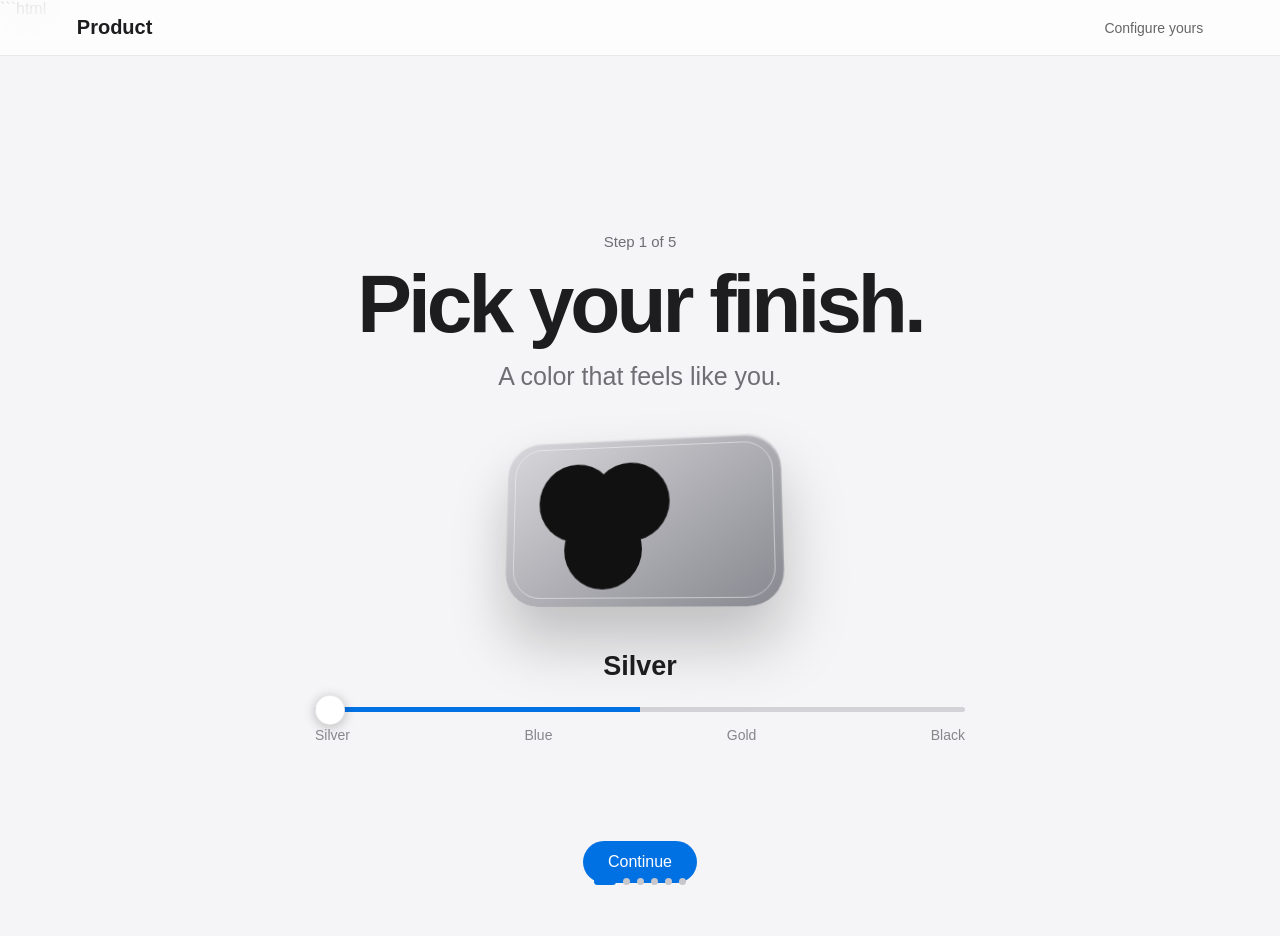
<file: template.html>
```html
<!DOCTYPE html>
<html lang="en">
<head>
<meta charset="UTF-8">
<meta name="viewport" content="width=device-width, initial-scale=1.0">
<title>Choose Your Product</title>

<style>
    * {
        box-sizing: border-box;
        margin: 0;
        padding: 0;
    }

    html, body {
        width: 100%;
        height: 100%;
        font-family: -apple-system, BlinkMacSystemFont, "SF Pro Display",
                     "Helvetica Neue", Arial, sans-serif;
        background: #f5f5f7;
        color: #1d1d1f;
        overflow: hidden;
    }

    nav {
        height: 56px;
        display: flex;
        align-items: center;
        justify-content: space-between;
        padding: 0 6%;
        background: rgba(255,255,255,.8);
        backdrop-filter: blur(20px);
        position: fixed;
        top: 0;
        left: 0;
        right: 0;
        z-index: 100;
        border-bottom: 1px solid rgba(0,0,0,.08);
    }

    .logo {
        font-size: 20px;
        font-weight: 600;
    }

    .nav-right {
        font-size: 14px;
        color: #666;
    }

    .page {
        width: 100%;
        height: 100vh;
        display: none;
        align-items: center;
        justify-content: center;
        text-align: center;
        padding: 80px 8% 40px;
        position: relative;
    }

    .page.active {
        display: flex;
        animation: fadeIn .55s ease;
    }

    @keyframes fadeIn {
        from {
            opacity: 0;
            transform: translateY(15px);
        }
        to {
            opacity: 1;
            transform: translateY(0);
        }
    }

    .content {
        width: min(900px, 100%);
    }

    .eyebrow {
        font-size: 15px;
        color: #6e6e73;
        margin-bottom: 15px;
    }

    h1 {
        font-size: clamp(42px, 7vw, 82px);
        letter-spacing: -4px;
        line-height: .95;
        margin-bottom: 20px;
        font-weight: 700;
    }

    .subtitle {
        font-size: clamp(18px, 2.5vw, 25px);
        color: #6e6e73;
        margin-bottom: 45px;
    }

    /* Product visual */

    .product {
        width: 280px;
        height: 170px;
        margin: 0 auto 45px;
        border-radius: 35px;
        background: linear-gradient(145deg, #d8d8dc, #888890);
        box-shadow:
            0 35px 60px rgba(0,0,0,.22),
            inset 0 2px 2px rgba(255,255,255,.7);
        transform: perspective(700px) rotateX(8deg) rotateY(-10deg);
        transition: all .5s ease;
        position: relative;
    }

    .product::before {
        content: "";
        position: absolute;
        width: 80px;
        height: 80px;
        border-radius: 50%;
        background: #111;
        top: 25px;
        left: 35px;
        box-shadow:
            55px 0 0 #111,
            27px 48px 0 #111;
    }

    .product::after {
        content: "";
        position: absolute;
        inset: 8px;
        border-radius: 29px;
        border: 1px solid rgba(255,255,255,.45);
    }

    /* Slider */

    .slider-area {
        max-width: 650px;
        margin: 0 auto;
    }

    .value {
        font-size: 27px;
        font-weight: 600;
        margin-bottom: 25px;
    }

    input[type="range"] {
        appearance: none;
        width: 100%;
        height: 5px;
        border-radius: 10px;
        background: linear-gradient(
            to right,
            #0071e3 0%,
            #0071e3 50%,
            #d2d2d7 50%,
            #d2d2d7 100%
        );
        outline: none;
        cursor: pointer;
    }

    input[type="range"]::-webkit-slider-thumb {
        appearance: none;
        width: 30px;
        height: 30px;
        background: white;
        border-radius: 50%;
        box-shadow: 0 2px 12px rgba(0,0,0,.25);
        border: 1px solid rgba(0,0,0,.08);
    }

    .labels {
        display: flex;
        justify-content: space-between;
        color: #86868b;
        font-size: 14px;
        margin-top: 15px;
    }

    /* Buttons */

    .controls {
        position: absolute;
        bottom: 35px;
        left: 0;
        right: 0;
        display: flex;
        justify-content: center;
        gap: 12px;
    }

    button {
        border: none;
        cursor: pointer;
        font-size: 16px;
        font-weight: 500;
        padding: 12px 25px;
        border-radius: 25px;
        transition: .2s ease;
    }

    .back {
        background: transparent;
        color: #0071e3;
    }

    .back:hover {
        background: rgba(0,113,227,.08);
    }

    .next {
        background: #0071e3;
        color: white;
    }

    .next:hover {
        background: #0077ed;
        transform: scale(1.03);
    }

    /* Final page */

    .summary {
        max-width: 600px;
        margin: 0 auto;
        background: white;
        padding: 35px;
        border-radius: 30px;
        box-shadow: 0 20px 60px rgba(0,0,0,.08);
        text-align: left;
    }

    .summary-row {
        display: flex;
        justify-content: space-between;
        padding: 13px 0;
        border-bottom: 1px solid #eee;
        color: #555;
    }

    .summary-row strong {
        color: #1d1d1f;
    }

    .total {
        display: flex;
        justify-content: space-between;
        margin-top: 25px;
        font-size: 26px;
        font-weight: 700;
    }

    .buy {
        width: 100%;
        margin-top: 25px;
        background: #0071e3;
        color: white;
        padding: 15px;
        border-radius: 30px;
    }

    /* Progress */

    .progress {
        position: fixed;
        bottom: 15px;
        left: 50%;
        transform: translateX(-50%);
        display: flex;
        gap: 7px;
        z-index: 200;
    }

    .dot {
        width: 7px;
        height: 7px;
        background: #c7c7cc;
        border-radius: 50%;
        transition: .3s;
    }

    .dot.active {
        width: 22px;
        border-radius: 10px;
        background: #0071e3;
    }

    @media(max-width:600px) {
        h1 {
            letter-spacing: -2px;
        }

        .product {
            width: 230px;
            height: 140px;
        }

        .summary {
            padding: 25px;
        }
    }
</style>
</head>

<body>

<nav>
    <div class="logo">Product</div>
    <div class="nav-right">Configure yours</div>
</nav>

<!-- PAGE 1 -->
<section class="page active">
    <div class="content">
        <div class="eyebrow">Step 1 of 5</div>
        <h1>Pick your finish.</h1>
        <p class="subtitle">A color that feels like you.</p>

        <div class="product" id="product"></div>

        <div class="slider-area">
            <div class="value" id="colorValue">Silver</div>

            <input
                type="range"
                id="colorSlider"
                min="0"
                max="3"
                value="0"
                step="1"
            >

            <div class="labels">
                <span>Silver</span>
                <span>Blue</span>
                <span>Gold</span>
                <span>Black</span>
            </div>
        </div>
    </div>

    <div class="controls">
        <button class="next" onclick="nextPage()">Continue</button>
    </div>
</section>

<!-- PAGE 2 -->
<section class="page">
    <div class="content">
        <div class="eyebrow">Step 2 of 5</div>
        <h1>Make it yours.</h1>
        <p class="subtitle">Choose the size that fits your world.</p>

        <div class="product" id="sizeProduct"></div>

        <div class="slider-area">
            <div class="value" id="sizeValue">Standard</div>

            <input
                type="range"
                id="sizeSlider"
                min="0"
                max="2"
                value="1"
                step="1"
            >

            <div class="labels">
                <span>Compact</span>
                <span>Standard</span>
                <span>Large</span>
            </div>
        </div>
    </div>

    <div class="controls">
        <button class="back" onclick="prevPage()">Back</button>
        <button class="next" onclick="nextPage()">Continue</button>
    </div>
</section>

<!-- PAGE 3 -->
<section class="page">
    <div class="content">
        <div class="eyebrow">Step 3 of 5</div>
        <h1>Power when you need it.</h1>
        <p class="subtitle">Choose the performance that matches your life.</p>

        <div class="product" id="performanceProduct"></div>

        <div class="slider-area">
            <div class="value" id="performanceValue">Everyday</div>

            <input
                type="range"
                id="performanceSlider"
                min="0"
                max="2"
                value="0"
                step="1"
            >

            <div class="labels">
                <span>Everyday</span>
                <span>Powerful</span>
                <span>Pro</span>
            </div>
        </div>
    </div>

    <div class="controls">
        <button class="back" onclick="prevPage()">Back</button>
        <button class="next" onclick="nextPage()">Continue</button>
    </div>
</section>

<!-- PAGE 4 -->
<section class="page">
    <div class="content">
        <div class="eyebrow">Step 4 of 5</div>
        <h1>More space.</h1>
        <p class="subtitle">Bring everything you love with you.</p>

        <div class="product"></div>

        <div class="slider-area">
            <div class="value" id="storageValue">256 GB</div>

            <input
                type="range"
                id="storageSlider"
                min="0"
                max="3"
                value="0"
                step="1"
            >

            <div class="labels">
                <span>256 GB</span>
                <span>512 GB</span>
                <span>1 TB</span>
                <span>2 TB</span>
            </div>
        </div>
    </div>

    <div class="controls">
        <button class="back" onclick="prevPage()">Back</button>
        <button class="next" onclick="nextPage()">Continue</button>
    </div>
</section>

<!-- PAGE 5 -->
<section class="page">
    <div class="content">
        <div class="eyebrow">Step 5 of 5</div>
        <h1>See every detail.</h1>
        <p class="subtitle">Choose your display experience.</p>

        <div class="product"></div>

        <div class="slider-area">
            <div class="value" id="displayValue">Standard</div>

            <input
                type="range"
                id="displaySlider"
                min="0"
                max="2"
                value="0"
                step="1"
            >

            <div class="labels">
                <span>Standard</span>
                <span>High Refresh</span>
                <span>ProMotion</span>
            </div>
        </div>
    </div>

    <div class="controls">
        <button class="back" onclick="prevPage()">Back</button>
        <button class="next" onclick="nextPage()">Finish</button>
    </div>
</section>

<!-- FINAL PAGE -->
<section class="page">
    <div class="content">
        <div class="eyebrow">Your configuration</div>
        <h1>This is yours.</h1>
        <p class="subtitle">Everything you chose, in one place.</p>

        <div class="summary">

            <div class="summary-row">
                <span>Finish</span>
                <strong id="summaryColor">Silver</strong>
            </div>

            <div class="summary-row">
                <span>Size</span>
                <strong id="summarySize">Standard</strong>
            </div>

            <div class="summary-row">
                <span>Performance</span>
                <strong id="summaryPerformance">Everyday</strong>
            </div>

            <div class="summary-row">
                <span>Storage</span>
                <strong id="summaryStorage">256 GB</strong>
            </div>

            <div class="summary-row">
                <span>Display</span>
                <strong id="summaryDisplay">Standard</strong>
            </div>

            <div class="total">
                <span>Total</span>
                <span id="totalPrice">$1,299</span>
            </div>

            <button class="buy" onclick="alert('Demo — ready to purchase!')">
                Buy Now
            </button>

        </div>
    </div>

    <div class="controls">
        <button class="back" onclick="prevPage()">Back</button>
    </div>
</section>

<div class="progress" id="progress"></div>

<script>

const pages = document.querySelectorAll(".page");
const progress = document.getElementById("progress");

let currentPage = 0;

const choices = {
    color: "Silver",
    size: "Standard",
    performance: "Everyday",
    storage: "256 GB",
    display: "Standard"
};

const prices = {
    color: [0, 0, 0, 0],
    size: [0, 100, 250],
    performance: [0, 200, 500],
    storage: [0, 100, 300, 600],
    display: [0, 100, 250]
};

/* Progress dots */

for(let i = 0; i < pages.length; i++) {
    const dot = document.createElement("div");
    dot.className = "dot";
    progress.appendChild(dot);
}

function updateProgress() {
    document.querySelectorAll(".dot").forEach((dot, i) => {
        dot.classList.toggle("active", i === currentPage);
    });
}

function showPage(index) {
    pages.forEach(page => page.classList.remove("active"));
    pages[index].classList.add("active");
    currentPage = index;
    updateProgress();

    if(index === pages.length - 1) {
        updateSummary();
    }
}

function nextPage() {
    if(currentPage < pages.length - 1) {
        showPage(currentPage + 1);
    }
}

function prevPage() {
    if(currentPage > 0) {
        showPage(currentPage - 1);
    }
}

/* Color */

const colorSlider = document.getElementById("colorSlider");

colorSlider.addEventListener("input", () => {

    const colors = [
        ["Silver", "linear-gradient(145deg,#e5e5e7,#85858b)"],
        ["Blue", "linear-gradient(145deg,#a8c7ed,#315b91)"],
        ["Gold", "linear-gradient(145deg,#f3d9a5,#a97935)"],
        ["Black", "linear-gradient(145deg,#444,#090909)"]
    ];

    const selected = colors[colorSlider.value];

    choices.color = selected[0];

    document.getElementById("colorValue").textContent = selected[0];
    document.getElementById("product").style.background = selected[1];

    updateSlider(colorSlider);
});

/* Size */

const sizeSlider = document.getElementById("sizeSlider");

sizeSlider.addEventListener("input", () => {

    const sizes = ["Compact", "Standard", "Large"];
    const scale = [.75, 1, 1.25];

    choices.size = sizes[sizeSlider.value];

    document.getElementById("sizeValue").textContent =
        choices.size;

    document.getElementById("sizeProduct").style.transform =
        `perspective(700px) rotateX(8deg) rotateY(-10deg)
         scale(${scale[sizeSlider.value]})`;

    updateSlider(sizeSlider);
});

/* Performance */

const performanceSlider =
    document.getElementById("performanceSlider");

performanceSlider.addEventListener("input", () => {

    const values = ["Everyday", "Powerful", "Pro"];

    choices.performance = values[performanceSlider.value];

    document.getElementById("performanceValue").textContent =
        choices.performance;

    updateSlider(performanceSlider);
});

/* Storage */

const storageSlider =
    document.getElementById("storageSlider");

storageSlider.addEventListener("input", () => {

    const values = ["256 GB", "512 GB", "1 TB", "2 TB"];

    choices.storage = values[storageSlider.value];

    document.getElementById("storageValue").textContent =
        choices.storage;

    updateSlider(storageSlider);
});

/* Display */

const displaySlider =
    document.getElementById("displaySlider");

displaySlider.addEventListener("input", () => {

    const values = ["Standard", "High Refresh", "ProMotion"];

    choices.display = values[displaySlider.value];

    document.getElementById("displayValue").textContent =
        choices.display;

    updateSlider(displaySlider);
});

/* Slider progress */

function updateSlider(slider) {

    const percentage =
        (slider.value - slider.min) /
        (slider.max - slider.min) * 100;

    slider.style.background =
        `linear-gradient(
            to right,
            #0071e3 0%,
            #0071e3 ${percentage}%,
            #d2d2d7 ${percentage}%,
            #d2d2d7 100%
        )`;
}

/* Final summary */

function updateSummary() {

    document.getElementById("summaryColor").textContent =
        choices.color;

    document.getElementById("summarySize").textContent =
        choices.size;

    document.getElementById("summaryPerformance").textContent =
        choices.performance;

    document.getElementById("summaryStorage").textContent =
        choices.storage;

    document.getElementById("summaryDisplay").textContent =
        choices.display;

    let price = 1299;

    price += prices.size[sizeSlider.value];
    price += prices.performance[performanceSlider.value];
    price += prices.storage[storageSlider.value];
    price += prices.display[displaySlider.value];

    document.getElementById("totalPrice").textContent =
        "$" + price.toLocaleString();
}

updateProgress();

</script>

</body>
</html>
```
</file>
